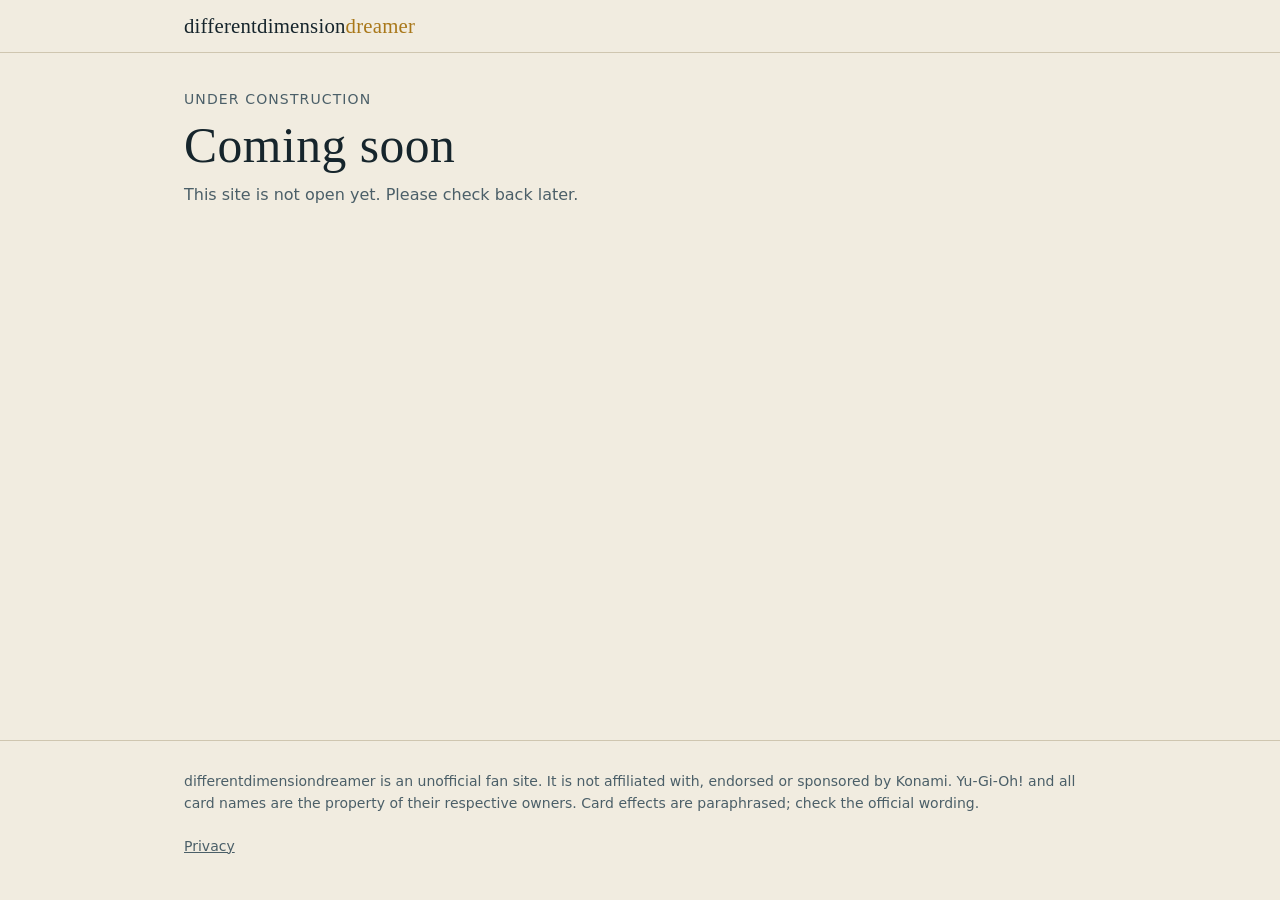
<file: index.html>
<!doctype html>
<html lang="en">
<head>
  <meta charset="utf-8">
  <meta name="viewport" content="width=device-width, initial-scale=1">
  <title>Coming soon – differentdimensiondreamer</title>
  <meta name="description" content="This site is under construction and will be back soon.">
  <meta name="robots" content="noindex, nofollow">
  <link rel="stylesheet" href="/assets/css/style.css">
  <script src="/assets/js/theme.js"></script>
</head>
<body>
  <header class="site-head"><div class="wrap">
    <span class="brand">differentdimension<span>dreamer</span></span>
  </div></header>

  <header class="page-head wrap">
    <p class="eyebrow">Under construction</p>
    <h1>Coming soon</h1>
    <p class="sub">This site is not open yet. Please check back later.</p>
  </header>
  <main id="main" class="wrap"></main>

  <footer class="site-foot"><div class="wrap">
    <p>differentdimensiondreamer is an unofficial fan site. It is not affiliated with, endorsed or sponsored by Konami. Yu-Gi-Oh! and all card names are the property of their respective owners. Card effects are paraphrased; check the official wording.</p>
    <p class="foot-links"><a href="/privacy.html">Privacy</a></p>
  </div></footer>
</body>
</html>
</file>
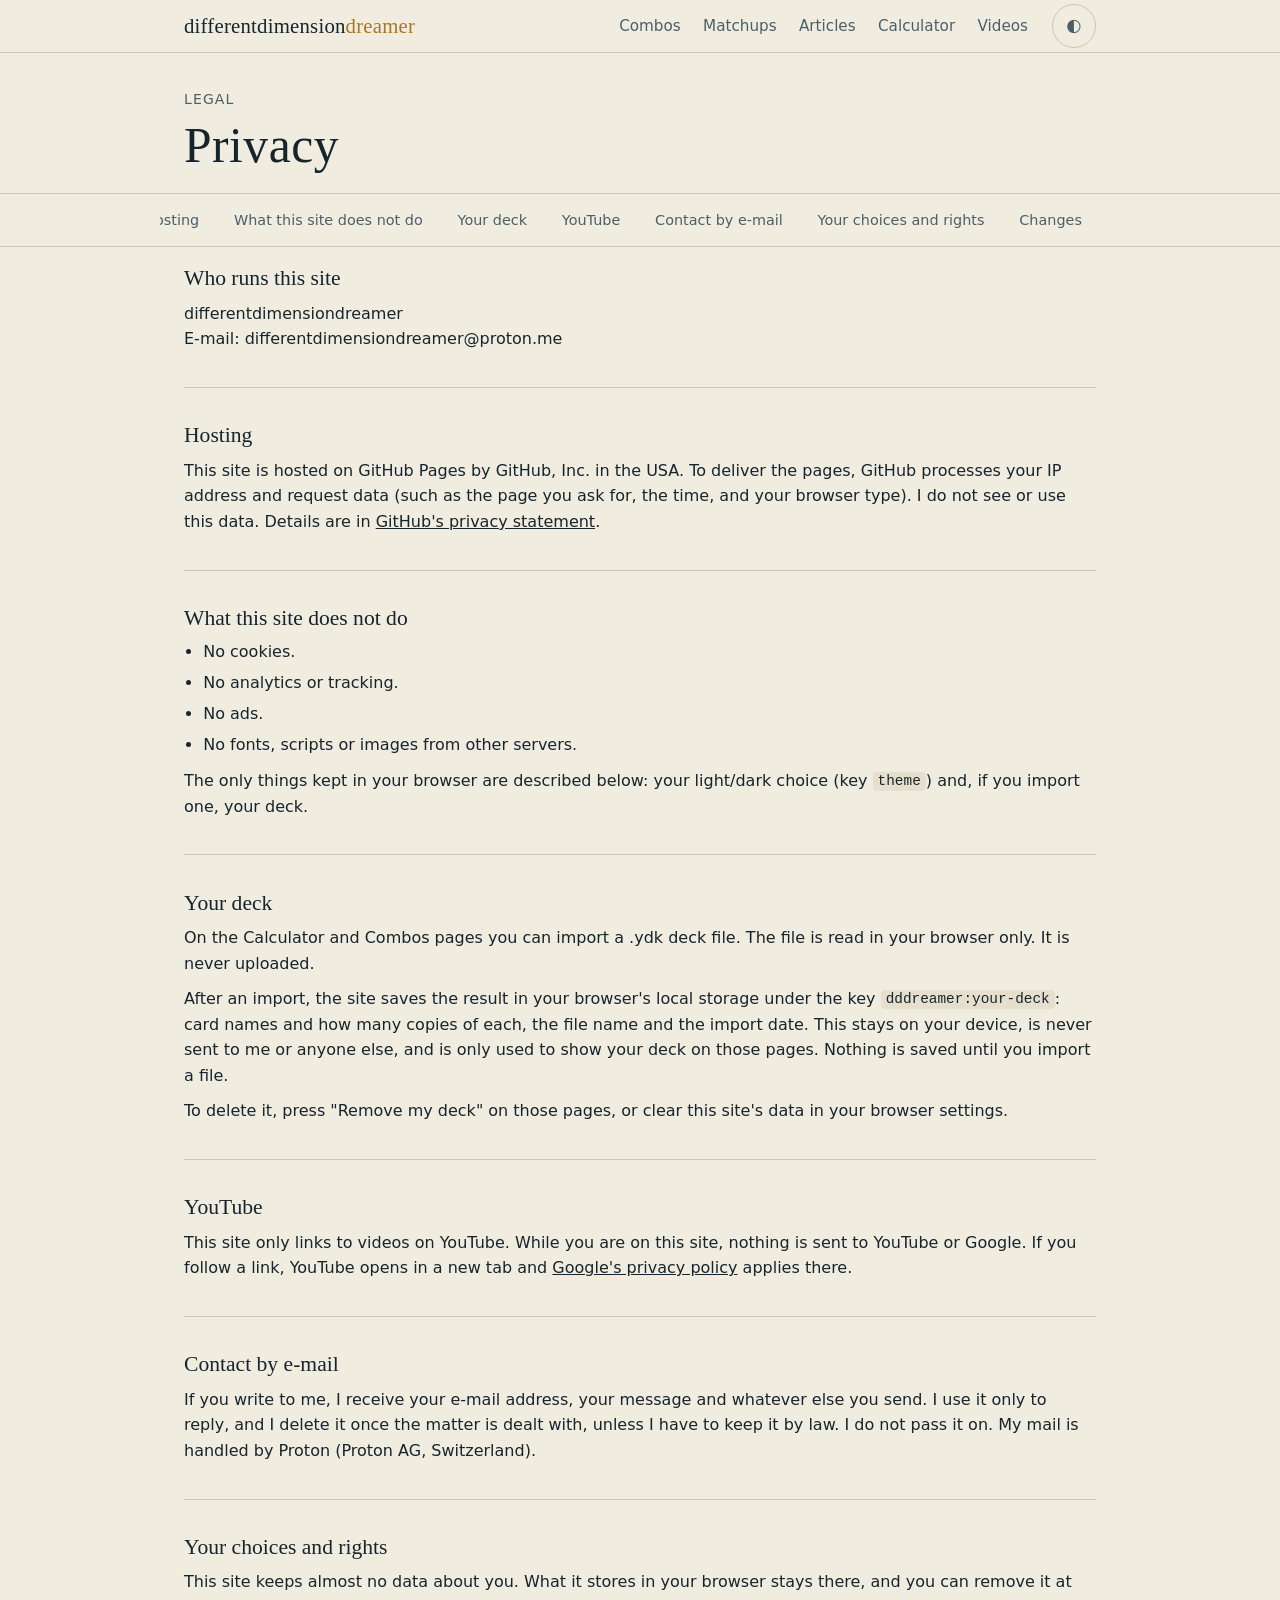
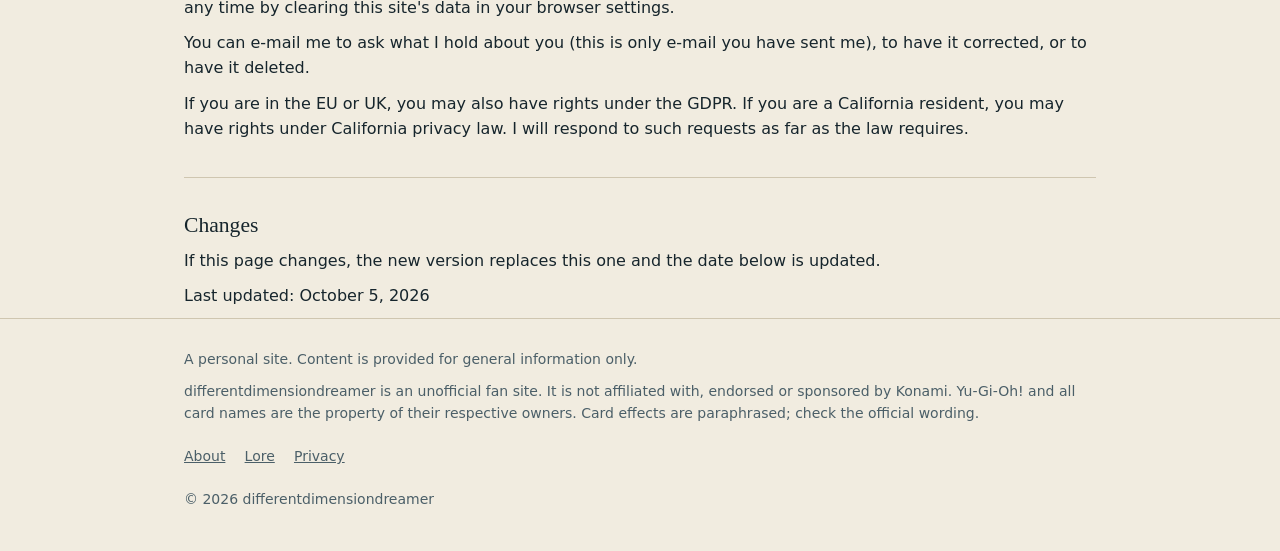
<file: privacy.html>
<!doctype html>
<html lang="en">
<head>
  <meta charset="utf-8">
  <meta name="viewport" content="width=device-width, initial-scale=1">
  <title>Privacy – differentdimensiondreamer</title>
  <meta name="description" content="What this site does and does not do with your data.">
  <link rel="stylesheet" href="assets/css/style.css">
  <script src="assets/js/theme.js"></script>
  <script src="data/ui-text.js" defer></script>
  <script src="assets/js/components.js" defer></script>
</head>
<body>
  <site-header></site-header>

  <header class="page-head wrap">
    <p class="eyebrow">Legal</p>
    <h1>Privacy</h1>
  </header>

  <main id="main" class="prose wrap legal" data-toc>
    <h2 id="operator">Who runs this site</h2>
    <p>differentdimensiondreamer<br>E-mail: differentdimensiondreamer@proton.me</p>

    <h2 id="hosting">Hosting</h2>
    <p>This site is hosted on GitHub Pages by GitHub, Inc. in the USA. To deliver the pages, GitHub processes your IP address and request data (such as the page you ask for, the time, and your browser type). I do not see or use this data. Details are in <a href="https://docs.github.com/en/site-policy/privacy-policies/github-general-privacy-statement">GitHub's privacy statement</a>.</p>

    <h2 id="not-used">What this site does not do</h2>
    <ul>
      <li>No cookies.</li>
      <li>No analytics or tracking.</li>
      <li>No ads.</li>
      <li>No fonts, scripts or images from other servers.</li>
    </ul>
    <p>The only things kept in your browser are described below: your light/dark choice (key <code>theme</code>) and, if you import one, your deck.</p>

    <h2 id="your-deck">Your deck</h2>
    <p>On the Calculator and Combos pages you can import a .ydk deck file. The file is read in your browser only. It is never uploaded.</p>
    <p>After an import, the site saves the result in your browser's local storage under the key <code>dddreamer:your-deck</code>: card names and how many copies of each, the file name and the import date. This stays on your device, is never sent to me or anyone else, and is only used to show your deck on those pages. Nothing is saved until you import a file.</p>
    <p>To delete it, press "Remove my deck" on those pages, or clear this site's data in your browser settings.</p>

    <h2 id="youtube">YouTube</h2>
    <p>This site only links to videos on YouTube. While you are on this site, nothing is sent to YouTube or Google. If you follow a link, YouTube opens in a new tab and <a href="https://policies.google.com/privacy">Google's privacy policy</a> applies there.</p>

    <h2 id="contact">Contact by e-mail</h2>
    <p>If you write to me, I receive your e-mail address, your message and whatever else you send. I use it only to reply, and I delete it once the matter is dealt with, unless I have to keep it by law. I do not pass it on. My mail is handled by Proton (Proton AG, Switzerland).</p>

    <h2 id="choices">Your choices and rights</h2>
    <p>This site keeps almost no data about you. What it stores in your browser stays there, and you can remove it at any time by clearing this site's data in your browser settings.</p>
    <p>You can e-mail me to ask what I hold about you (this is only e-mail you have sent me), to have it corrected, or to have it deleted.</p>
    <p>If you are in the EU or UK, you may also have rights under the GDPR. If you are a California resident, you may have rights under California privacy law. I will respond to such requests as far as the law requires.</p>

    <h2 id="changes">Changes</h2>
    <p>If this page changes, the new version replaces this one and the date below is updated.</p>
    <p>Last updated: October 5, 2026</p>
  </main>

  <site-footer></site-footer>
</body>
</html>
</file>
<file: assets/css/style.css>
/* ==========================================================================
   Site stylesheet – the only CSS file. Colours/fonts are set in :root below.
   Mobile-first: base rules are for small screens; media queries add the
   tablet (48em = 768px) and wider layouts.
   Sections (search for the "----" comments): Design tokens, Base, Header & navigation, Footer, Page head, Sticky pill
   table of contents, Prose, Tiles, Videos, Forms & deck calculator, Pilot helpers (Hand Finder, pick
   tiles, "Your deck"), Combos page (switch + header, tabs, hand/combo tiles + rating, stat sheet, Guide), Matchups page
   (VS banner, ratio, engine dropdown, empty state, Cheat sheet, Going 1st, Going 2nd),
   Post navigation / misc, Larger screens.
   ========================================================================== */

/* ---- Design tokens ------------------------------------------------------ */
:root {
  --mat: #f1ece0;        /* page background */
  --mat-2: #e6dfce;      /* raised/hover background */
  --panel: #fffdf8;      /* cards, panels */
  --ink: #16252c;        /* main text */
  --ink-soft: #4b5f68;   /* secondary text */
  --rule: #cfc6b0;       /* borders */
  --rule-strong: #857c69; /* borders of inputs and outlined buttons */
  --accent: #a9781a;     /* gold accent */
  --accent-fill: #25598f; /* primary button background (white text) */
  --crimson: #b0213f;    /* second brand colour, text and lines */
  --crimson-fill: #b0213f; /* second brand colour, filled areas (white text) */
  --cyan: #0e7c86;       /* small highlights, focus rings */
  --red: #c0392f;
  --green: #1a6e54;      /* AA as text: 5.2:1 on --mat, 4.7:1 on --mat-2, 6.1:1 on --panel, 5.2:1 on --hint */
  --blue: #25598f;
  --violet: #5b4a91;
  --hint: #f6ebd0;        /* help hints: warm gold tint, distinct from inputs */
  --card: #7a5200;        /* card names in running text; AA (>= 5.2:1) on --mat, --mat-2 and --panel */
  --score-good: #1f7a5e;  /* result > 90% */
  --score-ok: #8a6200;    /* result 80-90% */
  --score-bad: #b3261e;   /* result < 80% */
  --open-fill: #7a5200;   /* "Open line" button background (white text, >= 6.9:1) */
  --accent-text: #7a5200; /* --accent as text (your values in the Cheat sheet pentagon); AA: 6.8:1 on --panel, 5.9:1 on --mat, 5.2:1 on --mat-2 (--accent itself is 3.8:1 / 3.3:1) */

  --card-monster: #86572a;  /* card names by type in running text; each AA (>= 4.6:1) on --mat, --mat-2 and --panel */
  --card-spell: #0b6c68;
  --card-trap: #9e4068;

  --type-monster: #8a5a2b;  /* Hand Finder tile edge by card type; each >= 3:1 on the page and panel */
  --type-spell: #0e8f8a;
  --type-trap: #bc5a84;

  --radius: 6px;         /* corners of inputs, buttons, boxes */
  --tap: 2.75rem;        /* minimum touch target: 44px */

  /* System fonts only: nothing is loaded from third parties (privacy). */
  --serif: "Iowan Old Style", "Palatino Linotype", Palatino, "Book Antiqua", Georgia, serif;
  --sans: system-ui, -apple-system, "Segoe UI", Roboto, "Helvetica Neue", Arial, sans-serif;
  --mono: ui-monospace, "SF Mono", Menlo, Consolas, monospace;
}

/* Dark: follows the system unless the visitor picked a theme with the toggle. */
:root[data-theme="dark"] {
  --mat: #0d0b16;  --mat-2: #15122a;  --panel: #1a1730;
  --ink: #eceaf6;  --ink-soft: #aba5c6;
  --rule: #342e55;  --rule-strong: #6b6396;
  --accent: #7b9cff;  --accent-fill: #3a5bd9;
  --crimson: #ff4f7b;  --crimson-fill: #c8204e;
  --cyan: #4fe3e0;
  --red: #e8654f;  --green: #4ec79b;  --blue: #7b9cff;  --violet: #b79cff;
  --score-good: #4ec79b;  --score-ok: #f0c14b;  --score-bad: #ff8a78;
  --hint: #241d3d;
  --open-fill: var(--accent-fill);
  --accent-text: var(--accent);  /* 6.7:1 on --panel, 7.5:1 on --mat, 7.0:1 on --mat-2 */
  --card: #7b9cff;        /* AA (>= 6.6:1) on the dark --mat, --mat-2 and --panel */
  --type-monster: #c48a4f;  --type-spell: #3fcfc4;  --type-trap: #d9779f;
  --card-monster: var(--type-monster);  --card-spell: var(--type-spell);  --card-trap: var(--type-trap);  /* AA (>= 5.9:1) */
  color-scheme: dark;
}
@media (prefers-color-scheme: dark) {
  :root:not([data-theme="light"]) {
    --mat: #0d0b16;  --mat-2: #15122a;  --panel: #1a1730;
    --ink: #eceaf6;  --ink-soft: #aba5c6;
    --rule: #342e55;  --rule-strong: #6b6396;
    --accent: #7b9cff;  --accent-fill: #3a5bd9;
    --crimson: #ff4f7b;  --crimson-fill: #c8204e;
    --cyan: #4fe3e0;
    --red: #e8654f;  --green: #4ec79b;  --blue: #7b9cff;  --violet: #b79cff;
    --score-good: #4ec79b;  --score-ok: #f0c14b;  --score-bad: #ff8a78;
    --hint: #241d3d;
    --open-fill: var(--accent-fill);
    --accent-text: var(--accent);  /* 6.7:1 on --panel, 7.5:1 on --mat, 7.0:1 on --mat-2 */
    --card: #7b9cff;
    --type-monster: #c48a4f;  --type-spell: #3fcfc4;  --type-trap: #d9779f;
    --card-monster: var(--type-monster);  --card-spell: var(--type-spell);  --card-trap: var(--type-trap);  /* AA (>= 5.9:1) */
    color-scheme: dark;
  }
}

/* ---- Base --------------------------------------------------------------- */
* { box-sizing: border-box; }
html {
  scroll-behavior: smooth;
  scroll-padding-top: 4.75rem;       /* clears the sticky table of contents */
  -webkit-text-size-adjust: 100%;
  text-size-adjust: 100%;
}
body {
  margin: 0;
  min-height: 100dvh;
  display: flex;
  flex-direction: column;
  background: var(--mat);
  color: var(--ink);
  font: 1rem/1.6 var(--sans);        /* 16px */
  overflow-wrap: break-word;         /* long words, names and URLs wrap */
}
site-header, site-footer, post-list, video-list, video-embed { display: block; }
img, iframe, video, svg { max-width: 100%; }
h1, h2, h3 { font-family: var(--serif); font-weight: 400; line-height: 1.15; margin: 0; }
h1 { font-size: clamp(2rem, 8vw, 3.1rem); letter-spacing: 0.01em; }
h2 { font-size: clamp(1.5rem, 5vw, 2rem); }
h3 { font-size: 1.15rem; margin-bottom: 0.3rem; }
p { margin: 0.6rem 0; }
a { color: inherit; }
a:hover { color: var(--accent); }
ul, ol { margin: 0.5rem 0; padding-left: 1.2rem; }
li { margin: 0.35rem 0; }
code {
  font-size: 0.9em; background: var(--mat-2); padding: 0.1em 0.35em; border-radius: 4px;
  overflow-wrap: anywhere;
}
blockquote { margin: 1rem 0; padding: 0.2rem 1rem; border-left: 3px solid var(--accent); color: var(--ink-soft); }
:focus-visible { outline: 2px solid var(--cyan); outline-offset: 2px; }
html[lang="de"] .prose { hyphens: auto; }

/* Secondary text (labels, meta lines, notes) is never below 14px. */
.note { color: var(--ink-soft); font-size: 0.875rem; }
.guide-more { color: var(--ink-soft); margin-top: 1.5rem; }

.wrap { width: 100%; max-width: 60rem; margin: 0 auto; padding: 0 1rem; }

.skip-link {
  position: absolute; left: 0.5rem; top: -5rem; z-index: 50;
  background: var(--panel); border: 1px solid var(--accent); padding: 0.6rem 0.9rem; border-radius: var(--radius);
}
.skip-link:focus { top: 0.5rem; }

/* ---- Header & navigation ------------------------------------------------ */
/* Mobile: brand + theme button + menu button; links open below as a list. */
.site-head { border-bottom: 1px solid var(--rule); }
.site-head .wrap {
  display: flex; flex-wrap: wrap; align-items: center; justify-content: space-between;
  column-gap: 0.5rem; padding-top: 0.25rem; padding-bottom: 0.25rem;
}
.brand {
  order: 1; display: inline-flex; align-items: center; min-height: var(--tap);
  font-family: var(--serif); font-size: 1.05rem; letter-spacing: 0.01em;
  text-decoration: none; overflow-wrap: anywhere;
}
.brand span { color: var(--accent); }
.head-controls { order: 2; display: flex; align-items: center; gap: 0.4rem; }
.theme-toggle, .nav-toggle {
  display: inline-flex; align-items: center; justify-content: center;
  width: var(--tap); height: var(--tap); padding: 0; cursor: pointer;
  font: inherit; font-size: 1.1rem; line-height: 1;
  background: none; color: var(--ink-soft);
  border: 1px solid var(--rule); border-radius: 999px;
}
.theme-toggle:hover, .nav-toggle:hover { color: var(--ink); border-color: var(--accent); }
.nav-toggle[aria-expanded="true"] { color: var(--ink); border-color: var(--accent); background: var(--mat-2); }
.burger {                                    /* three-line menu icon */
  display: block; width: 1.15rem; height: 2px; background: currentColor;
  box-shadow: 0 -6px 0 currentColor, 0 6px 0 currentColor;
}

.site-nav {
  order: 3; flex: 1 0 100%; display: none; flex-direction: column;
  padding: 0.25rem 0 0.6rem; border-top: 1px solid var(--rule); font-size: 1.05rem;
}
.site-nav.open { display: flex; }
.site-nav a {
  display: flex; align-items: center; min-height: var(--tap);
  padding: 0 0.6rem; border-left: 3px solid transparent;
  color: var(--ink-soft); text-decoration: none;
}
.site-nav a:hover { color: var(--ink); }
.site-nav a[aria-current="page"] { color: var(--ink); border-left-color: var(--accent); background: var(--mat-2); }

@media (min-width: 30em) {
  .brand { font-size: 1.3rem; }
}
@media (min-width: 48em) {
  /* Tablet and up: links in one row, no menu button. */
  .site-head .wrap { flex-wrap: nowrap; column-gap: 1rem; }
  .nav-toggle { display: none; }
  .brand { order: 1; margin-right: auto; white-space: nowrap; }
  .site-nav {
    order: 2; flex: 0 0 auto; display: flex; flex-direction: row; align-items: center;
    gap: 0.4rem; padding: 0; border: 0; font-size: 0.95rem;
  }
  .site-nav a { padding: 0 0.5rem; border-left: 0; background: none; }
  .site-nav a[aria-current="page"] {
    background: none; text-decoration: underline; text-decoration-color: var(--accent);
    text-decoration-thickness: 2px; text-underline-offset: 0.4em;
  }
  .head-controls { order: 3; }
}

/* ---- Footer ------------------------------------------------------------- */
.site-foot {
  margin-top: auto; border-top: 1px solid var(--rule);
  color: var(--ink-soft); font-size: 0.875rem; padding: 1.2rem 0 2rem;
}
.site-foot .foot-links { display: flex; flex-wrap: wrap; column-gap: 1.2rem; margin: 0; }
.site-foot .foot-links a { display: inline-flex; align-items: center; min-height: var(--tap); }
body > :has(+ site-footer) { margin-bottom: 2rem; }

/* ---- Page head ---------------------------------------------------------- */
.page-head { padding-top: 1.6rem; padding-bottom: 1rem; }
.eyebrow {
  margin: 0 0 0.4rem; font-size: 0.875rem; letter-spacing: 0.08em;
  text-transform: uppercase; color: var(--ink-soft);
}
.eyebrow a { text-decoration: none; display: inline-block; padding: 0.4rem 0; }
.page-head.compact { padding-bottom: 0; }
.page-head.compact h1 {
  font-family: var(--sans); font-size: 0.875rem; font-weight: 400; line-height: 1.4;
  letter-spacing: 0.08em; text-transform: uppercase; color: var(--ink-soft);
}
.page-head.compact + .prose { padding-top: 0.6rem; }
.page-head .sub { color: var(--ink-soft); margin-top: 0.5rem; }
.page-head .meta { color: var(--ink-soft); font-size: 0.875rem; margin-top: 0.8rem; }

/* ---- Sticky pill table of contents (built by components.js) ------------- */
.toc {
  position: sticky; top: 0; z-index: 20;
  background: var(--mat);
  border-top: 1px solid var(--rule); border-bottom: 1px solid var(--rule);
}
.toc .inner {
  display: flex; gap: 0.35rem; max-width: 60rem; margin: 0 auto; padding: 0.25rem 1rem;
  overflow-x: auto; overscroll-behavior-x: contain;
}
.toc a {
  flex: 0 0 auto; display: inline-flex; align-items: center; min-height: var(--tap);
  white-space: nowrap; text-decoration: none;
  color: var(--ink-soft); font-size: 0.9rem;
  padding: 0 0.85rem; border: 1px solid transparent; border-radius: 999px;
}
.toc a:hover { color: var(--ink); border-color: var(--rule); }
.toc a.on { color: var(--ink); border-color: var(--accent); background: var(--mat-2); }

/* ---- Prose (main content) ----------------------------------------------- */
.prose { padding-top: 1rem; padding-bottom: 2rem; }
.prose > h2, .prose > .build > h2, .prose > .matchup > h2 { margin: 2rem 0 0.15rem; padding-top: 2rem; border-top: 1px solid var(--rule); }
.prose > h2:first-child { margin-top: 0; padding-top: 0; border-top: 0; }
.prose > h3, .prose > .build > h3, .prose > .matchup > h3 { margin-top: 1.4rem; }

.scroller { overflow-x: auto; }
.prose table { width: 100%; border-collapse: collapse; margin: 0.8rem 0; font-size: 1rem; }
.prose th, .prose td {
  text-align: left; vertical-align: top; padding: 0.5rem 0.4rem;
  border-bottom: 1px solid var(--rule); overflow-wrap: anywhere;
}
.prose th { color: var(--ink-soft); font-size: 0.875rem; font-weight: 500; }

/* Panel: framed box with an accent top edge */
.panel {
  background: var(--panel); border: 1px solid var(--rule); border-top: 2px solid var(--accent);
  border-radius: 8px; padding: 0.9rem 1rem; margin: 1rem 0;
}
.panel > :first-child { margin-top: 0; }
.panel > :last-child { margin-bottom: 0; }

/* Numbered steps */
.steps { counter-reset: step; }
.step { display: flex; gap: 0.9rem; margin: 0.9rem 0; }
.step::before {
  counter-increment: step; content: counter(step);
  flex: 0 0 2rem; height: 2rem; border-radius: 50%;
  display: grid; place-items: center;
  font-family: var(--serif); color: var(--accent); border: 1px solid var(--accent);
}
.step > div { min-width: 0; }
.step > div > :first-child { margin-top: 0; }

.grid2 { display: grid; grid-template-columns: 1fr; gap: 0.8rem; }
@media (min-width: 40em) { .grid2 { grid-template-columns: repeat(2, minmax(0, 1fr)); gap: 1rem; } }

/* Collapsible sections */
details { border-top: 1px solid var(--rule); }
details:last-of-type { border-bottom: 1px solid var(--rule); }
summary { cursor: pointer; color: var(--ink-soft); font-size: 1rem; padding: 0.65rem 0; overflow-wrap: anywhere; }
summary:hover, details[open] summary { color: var(--ink); }
details > :not(summary) { margin-left: 0.2rem; }

/* Combo body: the steps of a combo (the tile around it is in "Combos page" below) */
.combo-body { padding: 0 0 0.8rem 0.2rem; }
.combo-body > :first-child { margin-top: 0; }
.combo-body ol { padding-left: 1.4rem; }
.combo-body h4 { margin: 1rem 0 0.3rem; font-size: 1rem; }

/* Matchup: one collapsible entry of the generated list on matchups.html (the no-JavaScript fallback; summary = opponent name) */
.matchup { border-bottom: 1px solid var(--rule); }
.matchup + .matchup { border-top: 0; }
.matchup summary { min-height: var(--tap); color: var(--ink); }
.matchup summary h2 { display: inline; margin: 0; padding: 0; border: 0; font-size: 1rem; font-weight: 600; }
.matchup[open] { padding-bottom: 0.8rem; }

/* Standalone links that need a comfortable tap area */
.more-link, .post-nav a { display: inline-flex; align-items: center; min-height: var(--tap); }

/* ---- Tiles (post list, link cards) -------------------------------------- */
.tiles { display: grid; gap: 0.7rem; margin: 1rem 0; padding: 0; list-style: none; }
.tile {
  display: block; text-decoration: none; margin: 0;
  background: var(--panel); border: 1px solid var(--rule);
  border-left: 3px solid var(--tile-color, var(--accent));
  border-radius: var(--radius); padding: 0.8rem 1rem; min-height: var(--tap);
}
.tile:hover { border-color: var(--tile-color, var(--accent)); color: inherit; }
.tile .tile-title { display: block; font-family: var(--serif); font-size: 1.2rem; line-height: 1.25; }
.tile .tile-meta { display: block; margin-bottom: 0.15rem; font-size: 0.875rem; color: var(--ink-soft); letter-spacing: 0.04em; text-transform: uppercase; }
.tile .tile-text { display: block; margin-top: 0.3rem; color: var(--ink-soft); font-size: 1rem; }
.tile[data-tone="1"] { --tile-color: var(--red); }
.tile[data-tone="2"] { --tile-color: var(--green); }
.tile[data-tone="3"] { --tile-color: var(--blue); }
.tile[data-tone="4"] { --tile-color: var(--violet); }

/* Filter chips (tag filter on the Articles page) */
.chips { display: flex; flex-wrap: wrap; gap: 0.5rem; margin: 0.6rem 0; }
.chip {
  font: inherit; font-size: 0.95rem; cursor: pointer; min-height: var(--tap); padding: 0 1rem;
  background: none; color: var(--ink-soft);
  border: 1px solid var(--rule); border-radius: 999px;
}
.chip:hover { color: var(--ink); }
.chip[aria-pressed="true"] { color: var(--ink); border-color: var(--accent); background: var(--mat-2); }

/* ---- Videos (links to YouTube) --------------------------------------------- */
.videos { display: grid; grid-template-columns: repeat(auto-fill, minmax(min(100%, 18rem), 1fr)); gap: 1.2rem; margin: 1rem 0; }
.video { background: var(--panel); border: 1px solid var(--rule); border-radius: 8px; overflow: hidden; min-width: 0; }
.video-link { display: block; min-height: var(--tap); padding: 0.9rem; text-decoration: none; color: inherit; }
.video-link:hover .video-link-title { text-decoration: underline; }
.video-link-title { display: block; font-size: 1.1rem; font-weight: 700; overflow-wrap: anywhere; }
.video-link-note { display: block; margin-top: 0.2rem; font-size: 0.875rem; color: var(--ink-soft); }
.video-body { padding: 0 0.9rem 0.9rem; }
.video-body p { margin: 0.3rem 0 0; color: var(--ink-soft); font-size: 1rem; }

/* ---- Forms & deck calculator -------------------------------------------- */
/* Mobile: everything stacked in one column. */
.calc-form { display: grid; gap: 1rem; }
.calc-row { display: grid; grid-template-columns: minmax(0, 1fr); gap: 1rem; }
.calc-form label { display: block; font-size: 1rem; color: var(--ink-soft); margin-bottom: 0.3rem; }
.calc-form input, .calc-form select, .calc-form textarea {
  display: block; width: 100%; min-height: var(--tap);
  font: inherit; font-size: 1rem;            /* 16px: stops iOS zooming in on focus */
  color: var(--ink); background: var(--panel);
  border: 1px solid var(--rule-strong); border-radius: var(--radius); padding: 0.55rem 0.7rem;
}
.calc-form textarea { font-family: var(--mono); line-height: 1.45; min-height: 12rem; resize: vertical; }
.calc-form input:focus, .calc-form select:focus, .calc-form textarea:focus { outline: 2px solid var(--cyan); outline-offset: 1px; }
.calc-extra, .calc-breakdown details { border-bottom: 1px solid var(--rule); }
.calc-breakdown:empty { display: none; }
.recog-list, .recog-list ul { margin: 0; padding-left: 1.2rem; }
.recog-list { margin: 0.2rem 0 0.8rem; }
.recog-list li { margin: 0.3rem 0; overflow-wrap: anywhere; }
.recog-names { display: block; color: var(--ink-soft); font-size: 0.875rem; }
.stat-list { list-style: none; padding: 0; margin: 0 0 0.8rem; }
.stat-list li { margin: 0.3rem 0; }
.calc-extra summary { min-height: var(--tap); }
.calc-extra textarea { min-height: 8rem; }
.calc-form .note { margin: 0.4rem 0 0; }
.calc-form #calc-reset { margin-top: 0.6rem; }
.calc-import { display: flex; flex-wrap: wrap; align-items: center; gap: 0.4rem 0.8rem; margin: 0.6rem 0; }
.calc-import .note { margin: 0; }
.calc-form #calc-import-msg { margin: 0 0 0.6rem; }   /* same gap above and below the status message */
.calc-form textarea.calc-drop { outline: 2px dashed var(--accent); outline-offset: 1px; }
.calc-actions { display: flex; flex-direction: column; gap: 0.7rem; }
.calc-actions progress { width: 100%; height: 0.7rem; accent-color: var(--accent); }
.btn {
  display: inline-flex; align-items: center; justify-content: center;
  min-height: 3rem; padding: 0 1.4rem; width: 100%;
  font: inherit; font-size: 1rem; cursor: pointer; color: #fff; background: var(--accent-fill);
  border: 1px solid var(--accent-fill); border-radius: var(--radius);
}
.btn:hover:not(:disabled) { border-color: var(--ink); }
.btn:disabled { opacity: 0.5; cursor: default; }
.btn.secondary { border-color: var(--rule-strong); color: var(--ink-soft); background: var(--mat-2); }
.btn.secondary:hover:not(:disabled) { background: var(--mat-2); color: var(--ink); border-color: var(--ink-soft); }
.calc-error { color: var(--red); border: 1px solid var(--red); border-radius: var(--radius); padding: 0.7rem 0.9rem; margin: 0; }
.result-label { margin: 0; color: var(--ink-soft); font-size: 0.875rem; letter-spacing: 0.06em; text-transform: uppercase; }
.result-big { margin: 0.1rem 0 0.3rem; font-family: var(--serif); font-size: clamp(2.4rem, 12vw, 3.6rem); line-height: 1.1; color: var(--accent); }
.result-big.good { color: var(--score-good); }
.result-big.ok { color: var(--score-ok); }
.result-big.bad { color: var(--score-bad); }
.result-verdict { margin: 0 0 0.4rem; font-weight: 600; }
.result-verdict.good { color: var(--score-good); }
.result-verdict.ok { color: var(--score-ok); }
.result-verdict.bad { color: var(--score-bad); }
/* Label row with an ⓘ help toggle: the 44px tap area is invisible and does not make the row taller */
.label-row { display: flex; align-items: center; justify-content: space-between; gap: 0.5rem; margin-bottom: 0.3rem; }
.calc-form .label-row label { flex: 1 1 auto; min-width: 0; margin: 0; }
.info-btn, .calc-help-close {
  flex: none; width: var(--tap); height: var(--tap); padding: 0; cursor: pointer;
  display: inline-flex; align-items: center; justify-content: center;
  background: none; border: 0; border-radius: var(--radius); color: var(--ink-soft); font: inherit; font-size: 1.3rem; line-height: 1;
}
.info-btn { margin: calc((1.6rem - var(--tap)) / 2) 0; }
.info-btn:hover, .calc-help-close:hover { color: var(--ink); }
.info-btn[aria-expanded="true"] { color: var(--accent); }
/* Compact hint under a label: "You write -> It means" */
.calc-hint { position: relative; background: var(--hint); border: 1px solid var(--rule); border-left: 3px solid var(--accent); border-radius: var(--radius); padding: 0.4rem 0.9rem 0.7rem; margin-bottom: 0.6rem; }
.calc-hint[hidden] { display: none; }
.calc-hint table { width: 100%; border-collapse: collapse; margin: 0 0 0.4rem; font-size: 0.9375rem; }
.calc-hint th, .calc-hint td { text-align: left; vertical-align: top; padding: 0.35rem 0.4rem 0.35rem 0; border-bottom: 1px solid var(--rule); overflow-wrap: anywhere; }
.calc-hint th { color: var(--ink-soft); font-size: 0.875rem; font-weight: 500; }
.calc-hint th:first-child { padding-right: 3.2rem; }
.calc-hint td:first-child { width: 45%; }
.calc-hint .note { margin: 0.3rem 0 0; }
.calc-help-close { position: absolute; top: 0; right: 0; }
.result-table th, .result-table td { padding-left: 0.3rem; padding-right: 0.3rem; }

@media (min-width: 30em) {
  .calc-row { grid-template-columns: repeat(auto-fit, minmax(min(100%, 10rem), 1fr)); }
  .calc-actions { flex-direction: row; align-items: center; }
  .calc-actions progress { flex: 1 1 8rem; width: auto; }
  .btn { width: auto; }
}

/* ---- Pilot helpers: Hand Finder, pick tiles, "Your deck" (assets/js/pilot/) ------- */
.helper { background: var(--panel); border: 1px solid var(--rule); border-top: 2px solid var(--accent); border-radius: 8px; padding: 0.9rem 1rem; margin: 0 0 1.5rem; }
.helper h2 { margin: 0 0 0.4rem; }
.helper-label, .facts dt { display: block; margin: 0.8rem 0 0; font-size: 0.875rem; color: var(--ink-soft); letter-spacing: 0.04em; text-transform: uppercase; }
.helper details { margin-top: 0.6rem; }
@media (min-width: 48em) { .helper { padding: 1rem 1.2rem; } }

/* Pick tiles: toggle buttons for the cards of the Hand Finder */
.pick-grid { display: grid; gap: 0.5rem; margin: 0.5rem 0; }
.pick-grid { grid-template-columns: repeat(2, minmax(0, 1fr)); }
.pick {
  display: flex; flex-direction: column; justify-content: center; gap: 0.15rem; min-height: 3.5rem;
  padding: 0.5rem 0.7rem; text-align: left; font: inherit; color: var(--ink); cursor: pointer;
  background: var(--mat); border: 1px solid var(--rule-strong); border-radius: var(--radius);
}
.pick:hover { border-color: var(--ink-soft); }
.pick[aria-pressed="true"] {
  background: var(--mat-2); background: color-mix(in srgb, var(--accent) 20%, var(--panel));
  border-color: var(--accent); box-shadow: inset 0 0 0 1px var(--accent);
}
.pick-name { overflow-wrap: anywhere; }
.pick { position: relative; }
/* Hand Finder tiles by card type: the type is only the 4px left edge, the other sides stay neutral.
   Pendulum: brown top half, turquoise bottom half, drawn as a background under a transparent left border so the corners stay round. */
.pick[data-type] {
  --fill: var(--mat);
  border-left: 4px solid var(--edge, var(--rule-strong));
  padding-left: calc(0.7rem - 3px);
  background: var(--fill);
}
.pick[data-type][aria-pressed="true"] {
  --fill: var(--mat-2); --fill: color-mix(in srgb, var(--accent) 36%, var(--panel));
  border-color: var(--ink-soft); border-left-color: var(--edge, var(--rule-strong));
  box-shadow: inset 0 0 0 1px var(--ink-soft);
}
.pick[data-type="monster"] { --edge: var(--type-monster); }
.pick[data-type="spell"] { --edge: var(--type-spell); }
.pick[data-type="trap"] { --edge: var(--type-trap); }
.pick[data-type="pendulum"], .pick[data-type="pendulum"][aria-pressed="true"] { border-left-color: transparent; }
.pick[data-type="pendulum"] {
  background: linear-gradient(var(--fill), var(--fill)) padding-box,
    linear-gradient(var(--type-monster) 50%, var(--type-spell) 50%) border-box;
}
#hf-cards .pick-name { padding-right: 1.4rem; }
.pick-count { position: absolute; top: 0.3rem; right: 0.5rem; font-size: 0.875rem; font-weight: 700; }
@media (min-width: 48em) {
  .pick-grid { grid-template-columns: repeat(3, minmax(0, 1fr)); }
}
@media (min-width: 80em) { .pick-grid { grid-template-columns: repeat(4, minmax(0, 1fr)); } }

/* Matchups: one build's plan inside an opponent section */
.plan { margin: 1rem 0; padding: 0.2rem 0 0.2rem 0.9rem; border-left: 3px solid var(--accent); }
.plan h3 { margin-top: 0.4rem; }


.facts { margin: 0.6rem 0 0; }
.facts dd { margin: 0.2rem 0 0; overflow-wrap: anywhere; }
.facts dd > :first-child { margin-top: 0; }
.facts dd > :last-child { margin-bottom: 0; }
.facts ul { margin: 0.2rem 0; padding-left: 1.2rem; }

/* "Your deck": import button, summary line and report (Hand Finder, Deck Calculator) */
.deck-panel { margin: 0.6rem 0; }
.deck-summary { margin: 0.4rem 0; font-weight: 600; overflow-wrap: anywhere; }
.deck-report details { margin: 0.4rem 0; }
.deck-actions { display: flex; flex-wrap: wrap; align-items: flex-start; gap: 0.5rem 0.8rem; margin: 0.6rem 0 0; }
.deck-import { display: flex; flex-direction: column; align-items: flex-start; gap: 0.4rem; }
.deck-import .btn, .deck-actions > .btn { width: auto; min-height: var(--tap); }
.deck-import .note { margin: 0; }
.need { color: var(--score-bad); font-size: 0.875rem; overflow-wrap: anywhere; }
.line-card .need { margin: 0 0 0.3rem; }

/* Card names in running text (not colour alone: also a little bolder) */
.card { color: var(--card); font-weight: 600; }
.card[data-type="monster"], .card[data-type="pendulum"] { color: var(--card-monster); }
.card[data-type="spell"] { color: var(--card-spell); }
.card[data-type="trap"] { color: var(--card-trap); }

/* Hand line of the Hand Finder */
.hand-line { display: flex; flex-wrap: wrap; align-items: center; justify-content: space-between; gap: 0.5rem 1rem; margin: 0.6rem 0; }
.hand-line p { margin: 0; overflow-wrap: anywhere; }
.helper .hand-line .btn { width: auto; min-height: var(--tap); }
#hf-hint { margin: 0.6rem 0; color: var(--ink-soft); }
.line-card { margin: 0.6rem 0 0; padding: 0.7rem 0.9rem; background: var(--mat-2); border-left: 3px solid var(--accent); border-radius: var(--radius); }
.line-card > :first-child { margin-top: 0; }
.line-card .need { margin: 0 0 0.3rem; }

/* ==== Combos page (combos.html) ===========================================
   Order: build switch, build header, tab bar, then the tab panels. Sections below:
   switch + header, tabs, hand tiles + combo tile + rating, stat sheet, Guide (TL;DR cards, decklist tiles). */

/* ---- Combos page: build switch and build header ---- */
.sr-only { position: absolute; width: 1px; height: 1px; margin: -1px; padding: 0; overflow: hidden; clip: rect(0 0 0 0); white-space: nowrap; border: 0; }
.switch { display: flex; gap: 0.5rem; margin: 0.4rem 0; padding: 0.15rem 0 0.35rem; overflow-x: auto; overscroll-behavior-x: contain; }
.switch-btn {
  flex: 0 0 auto; min-height: var(--tap); max-width: 80%; padding: 0 1.1rem; font: inherit; font-size: 0.95rem; cursor: pointer;
  color: var(--ink); background: var(--panel); border: 1px solid var(--rule-strong); border-radius: 999px;
}
.switch-btn:hover { border-color: var(--ink-soft); }
.switch-btn[aria-pressed="true"] { color: var(--mat); background: var(--ink); border-color: var(--ink); }
.switch-name { display: block; overflow: hidden; text-overflow: ellipsis; white-space: nowrap; }
.build-head { margin: 0.9rem 0 0.4rem; }
.build-head h2 { margin: 0 0 0.4rem; padding: 0; border: 0; font-family: var(--serif); font-size: clamp(2rem, 8vw, 3.1rem); line-height: 1.15; letter-spacing: 0.01em; overflow-wrap: anywhere; }
.build-head h2 .placeholder { font-family: var(--sans); font-size: 0.875rem; font-weight: 400; vertical-align: middle; }
.build-head > p { margin: 0.4rem 0; }
.build-video a { display: inline-flex; align-items: center; min-height: var(--tap); }
.build-head .build-counts { color: var(--ink-soft); font-size: 0.9rem; }

/* ---- Combos page: tabs (one shared bar, sticky) ---- */
.tabs { position: sticky; top: 0; z-index: 20; margin: 0.6rem 0 0; background: var(--mat); border-bottom: 1px solid var(--rule); }
.tabs .inner { display: flex; gap: 0.2rem; overflow-x: auto; overscroll-behavior-x: contain; }
.tab {
  flex: 0 0 auto; min-height: var(--tap); padding: 0 1rem; font: inherit; cursor: pointer; white-space: nowrap;
  color: var(--ink-soft); background: none; border: 0; border-bottom: 3px solid transparent;
}
.tab:hover { color: var(--ink); }
.tab[aria-selected="true"] { color: var(--ink); font-weight: 600; border-bottom-color: var(--accent); }
.tab-count { margin-left: 0.15rem; padding: 0 0.45rem; font-size: 0.875rem; font-weight: 400; border: 1px solid var(--rule-strong); border-radius: 999px; }
.tab-panel { margin: 1rem 0; }
.tab-panel > h3 { margin: 2rem 0 0.4rem; font-family: var(--serif); font-size: 1.5rem; line-height: 1.2; }
.tab-panel > h3:first-child { margin-top: 0; }
.tab-panel.helper { padding: 0; background: none; border: 0; }
.build > .tab-panel + .tab-panel { margin-top: 2rem; }
.combo, .tab-panel h3 { scroll-margin-top: calc(var(--tap) + 1rem); }

/* ---- Combos page: hand tiles, combo tile, rating ---- */
.combo-grid { display: grid; grid-template-columns: minmax(0, 1fr); align-items: start; gap: 0.8rem; margin: 0.6rem 0 1.4rem; padding: 0; list-style: none; }
.combo, .combo-tile { min-width: 0; margin: 0; padding: 0.8rem 0.9rem; background: var(--panel); border: 1px solid var(--rule); border-radius: 8px; }
.combo-tile { display: flex; flex-direction: column; gap: 0.6rem; }
.combo summary { display: flex; flex-direction: column; gap: 0.6rem; min-height: var(--tap); padding: 0; list-style: none; color: var(--ink); }
.combo summary::-webkit-details-marker { display: none; }
.combo[open] summary { margin-bottom: 0.6rem; }
.combo[open] { grid-column: 1 / -1; }
.ct-hand { display: grid; grid-template-columns: repeat(auto-fit, minmax(8.5rem, 1fr)); gap: 0.5rem; }
.hand-tile { min-width: 0; cursor: default; justify-content: center; min-height: 3.25rem; }
.hand-tile:hover { border-color: var(--rule-strong); }
.hand-tile .pick-name { font-weight: 700; }
.hand-tile.has-count .pick-name { padding-right: 1.4rem; }
.ct-ends, .ct-alt { margin: 0; font-size: 0.9rem; color: var(--ink-soft); overflow-wrap: anywhere; }
.ct-ends { display: block; }
.ct-label { font-size: 0.875rem; letter-spacing: 0.06em; text-transform: uppercase; }
.end-card { color: var(--ink); }
.end-card::before { content: ""; display: inline-block; width: 0.6rem; height: 0.6rem; margin-right: 0.3rem; border-radius: 2px; background: var(--edge, var(--rule-strong)); }
.end-card[data-type="pendulum"]::before { background: linear-gradient(var(--type-monster) 50%, var(--type-spell) 50%); }
.ct-foot { display: flex; flex-wrap: wrap; align-items: center; gap: 0.4rem 0.8rem; }
.open-line {
  display: inline-flex; align-items: center; margin-left: auto; min-height: var(--tap); padding: 0 1.1rem;
  font: inherit; font-weight: 600; cursor: pointer; color: #fff; background: var(--open-fill); border: 0; border-radius: var(--radius);
}
.rating { --rate: var(--accent); display: inline-flex; align-items: center; gap: 0.5rem; }
.rating.over { --rate: var(--violet); }
.rating-text { font-size: 0.9rem; font-weight: 600; }
.rating.over .rating-text { color: var(--violet); }
.dots { display: inline-flex; gap: 0.2rem; }
.d { display: block; width: 0.8rem; height: 0.8rem; box-sizing: border-box; border: 2px solid var(--rate); border-radius: 50%; }
.d.full { background: var(--rate); }
.d.half { background: linear-gradient(90deg, var(--rate) 50%, transparent 50%); }
.dtile[data-type="monster"], .end-card[data-type="monster"] { --edge: var(--type-monster); }
.dtile[data-type="spell"], .end-card[data-type="spell"] { --edge: var(--type-spell); }
.dtile[data-type="trap"], .end-card[data-type="trap"] { --edge: var(--type-trap); }

/* ---- Combos page: interaction matrix (Matrix tab) ---- */
.mx-filter { display: flex; flex-wrap: wrap; align-items: baseline; gap: 0.3rem 0.6rem; margin: 0.8rem 0 0.4rem; }
.mx-label { font-weight: 600; }
.mx-pills { display: flex; flex-wrap: wrap; gap: 0.5rem; min-width: 0; }
.mx-pill { max-width: 100%; }
.mx-more {
  min-height: var(--tap); padding: 0 1rem; font: inherit; font-size: 0.95rem; cursor: pointer;
  color: var(--ink); background: none; border: 1px dashed var(--rule-strong); border-radius: 999px;
}
.mx-more:hover { border-color: var(--ink-soft); }
.mx-all { flex: 0 0 100%; padding: 0.6rem 0.8rem; background: var(--panel); border: 1px solid var(--rule); border-radius: 8px; }
.mx-kind { margin: 0.2rem 0 0.4rem; font-size: 0.875rem; letter-spacing: 0.06em; text-transform: uppercase; color: var(--ink-soft); }
.mx-acts { display: flex; flex-wrap: wrap; gap: 0.5rem; margin-top: 0.8rem; }
.mx-legend { display: flex; flex-wrap: wrap; gap: 0.2rem 1rem; margin: 0.4rem 0 0.6rem; padding: 0.5rem 0.8rem; font-size: 0.9rem; color: var(--ink); background: var(--panel); border: 1px solid var(--rule); border-radius: 8px; }
.mx-legend > span { white-space: nowrap; }
.mx-key { font-weight: 600; }
.mx-key.ok, .mx-btn.ok { color: var(--green); }
.mx-key.weak, .mx-btn.weak { color: var(--score-ok); }
.mx-key.stop, .mx-btn.stop { color: var(--crimson); }
.mx-swipe { margin: 0 0 0.4rem; font-size: 0.875rem; color: var(--ink-soft); }
.mx-scroll { max-width: 100%; overflow-x: auto; overscroll-behavior-x: contain; border: 1px solid var(--rule); border-radius: 8px; }
.mx-table { width: max-content; min-width: 100%; border-collapse: separate; border-spacing: 0; font-size: 0.95rem; }
.mx-table th, .mx-table td { padding: 0; border-bottom: 1px solid var(--rule); background: var(--panel); text-align: center; }
.mx-table thead th { padding: 0.5rem 0.6rem; font-weight: 600; background: var(--mat-2); }
.mx-table .mx-col { min-width: 5.5rem; overflow-wrap: normal; word-break: normal; hyphens: manual; }   /* wraps between words only; a column is never narrower than its longest word */
.mx-table .mx-line, .mx-table .mx-row {
  position: sticky; left: 0; z-index: 1; width: 9.5rem; max-width: 9.5rem; padding: 0.5rem 0.6rem; text-align: left;
  overflow-wrap: break-word; border-right: 1px solid var(--rule-strong);
}
.mx-table .mx-row { font-weight: 400; }
.mx-table .mx-hand { font-weight: 600; }
.mx-table .mx-main { color: var(--ink-soft); white-space: nowrap; }
.mx-table .mx-group th { text-align: left; background: var(--mat-2); }
.mx-gbtn {
  position: sticky; left: 0; min-height: var(--tap); padding: 0 0.6rem; font: inherit; font-weight: 600; cursor: pointer;
  color: var(--ink); background: none; border: 0;
}
.mx-btn { width: 100%; min-width: 4.5rem; min-height: var(--tap); padding: 0 0.4rem; font: inherit; font-weight: 700; cursor: pointer; background: none; border: 0; }
.mx-btn:hover { background: var(--mat-2); }
.mx-cell { vertical-align: middle; }
.mx-cell.none { color: var(--ink-soft); }
.mx-cell.none span { display: flex; align-items: center; justify-content: center; min-height: var(--tap); }
@media (min-width: 48em) {
  .mx-swipe { display: none; }
  .mx-table .mx-line, .mx-table .mx-row { width: 14rem; max-width: 14rem; }
}

/* ---- Combos page: stat sheet (Guide) ---- */
.stat-closest { margin: 0 0 0.6rem; font-weight: 600; }
.stat-body { display: grid; gap: 1rem; align-items: center; }
.pentagon { display: block; width: 100%; max-width: 22rem; height: auto; margin: 0 auto; }
.pent-ring { fill: none; stroke: var(--rule); stroke-width: 1; }
.pent-edge { fill: none; stroke: var(--rule-strong); stroke-width: 1; }
.pent-area { fill: var(--accent); fill-opacity: 0.25; stroke: var(--accent); stroke-width: 2; stroke-linejoin: round; }
.pent-dot { fill: var(--accent); }
.pent-dot.over { fill: var(--violet); }
.pent-label { fill: var(--ink); font: 16px var(--sans); }
.pent-value { fill: var(--ink); font: 700 16px var(--sans); }
.pent-value.over { fill: var(--violet); }
.stat-rows { margin: 0; padding: 0; list-style: none; }
.stat-row { display: grid; grid-template-columns: minmax(0, 1fr) auto auto; align-items: center; gap: 0.1rem 0.7rem; margin: 0; padding: 0.55rem 0; border-bottom: 1px solid var(--rule); }
.stat-name { font-weight: 600; overflow-wrap: anywhere; }
.stat-sub { display: block; font-size: 0.875rem; font-weight: 400; color: var(--ink-soft); }
.stat-val { min-width: 3.2rem; font-weight: 700; text-align: right; }
.stat-row.over .stat-val { color: var(--violet); }
.stat-note { grid-column: 1 / -1; margin: 0; font-size: 0.9rem; color: var(--ink-soft); overflow-wrap: anywhere; }
.stat-list dt { margin-top: 0.6rem; font-weight: 600; }
.stat-list dd { margin: 0; color: var(--ink-soft); }

/* ---- Combos page: Guide (TL;DR cards, decklist tiles) ---- */
.tldr { display: grid; gap: 0.6rem; margin: 0.6rem 0; padding: 0; list-style: none; }
.tldr li { margin: 0; padding: 0.7rem 0.8rem; background: var(--panel); border: 1px solid var(--rule); border-top: 2px solid var(--accent); border-radius: var(--radius); }
.dl-head { margin: 1.2rem 0 0.4rem; font-size: 1rem; }
.decklist-tiles { display: grid; grid-template-columns: repeat(2, minmax(0, 1fr)); gap: 0.35rem; margin: 0; padding: 0; list-style: none; }
.dtile {
  display: flex; gap: 0.3rem; margin: 0; padding: 0.35rem 0.5rem; font-size: 0.9rem; overflow-wrap: anywhere;
  background: var(--panel); border: 1px solid var(--rule); border-left: 4px solid var(--edge, var(--rule-strong)); border-radius: var(--radius);
}
.dtile[data-type="pendulum"] {
  border-left-color: transparent;
  background: linear-gradient(var(--panel), var(--panel)) padding-box, linear-gradient(var(--type-monster) 50%, var(--type-spell) 50%) border-box;
}
.dcount { flex: none; font-weight: 700; }
@media (min-width: 40em) { .tldr { grid-template-columns: repeat(3, minmax(0, 1fr)); } }
@media (min-width: 48em) {
  .decklist-tiles { grid-template-columns: repeat(3, minmax(0, 1fr)); }
  .combo-grid { grid-template-columns: repeat(2, minmax(0, 1fr)); }
  .stat-body { grid-template-columns: minmax(0, 22rem) minmax(0, 1fr); }
}

/* ---- Combos page: combo player (dialog opened by "Open line") ---- */
html.pl-open { overflow: hidden; }
.pl {
  width: 100%; max-width: 100%; height: 100dvh; max-height: 100dvh; margin: 0; padding: 0; overflow: hidden;
  color: var(--ink); background: var(--panel); border: 0;
}
.pl[open] { display: flex; flex-direction: column; }
.pl::backdrop { background: rgb(0 0 0 / 0.6); }
.pl-head { display: flex; align-items: flex-start; justify-content: space-between; gap: 0.5rem; padding: 0.4rem 0.4rem 0.4rem 1rem; border-bottom: 1px solid var(--rule); }
.pl-title { margin: 0.45rem 0; min-width: 0; font-family: var(--serif); font-size: 1.2rem; line-height: 1.3; overflow-wrap: anywhere; }
.pl-close {
  flex: none; width: var(--tap); height: var(--tap); padding: 0; font: inherit; font-size: 1.2rem; cursor: pointer;
  color: var(--ink); background: none; border: 1px solid var(--rule-strong); border-radius: var(--radius);
}
.pl-close:hover { border-color: var(--ink); }
.pl-controls { display: flex; flex-direction: column; gap: 0.6rem; padding: 0.7rem 1rem; border-bottom: 1px solid var(--rule); }
.pl-pick { display: flex; flex-direction: column; gap: 0.25rem; min-width: 0; }
.pl-pick label { font-weight: 600; }
.pl-pick select {
  display: block; width: 100%; min-width: 0; max-width: 100%; min-height: var(--tap); padding: 0 0.6rem; font: inherit; font-size: 1rem;
  color: var(--ink); background: var(--mat); border: 1px solid var(--rule-strong); border-radius: var(--radius); text-overflow: ellipsis;
}
.pl-none { margin: 0; color: var(--ink-soft); }
.pl-seg { display: grid; grid-template-columns: repeat(2, minmax(0, 1fr)); gap: 0.4rem; }
.pl-segbtn {
  min-height: var(--tap); padding: 0 0.6rem; font: inherit; font-size: 0.95rem; cursor: pointer;
  color: var(--ink); background: var(--panel); border: 1px solid var(--rule-strong); border-radius: 999px;
}
.pl-segbtn[aria-pressed="true"] { color: var(--mat); background: var(--ink); border-color: var(--ink); }
.pl-body { flex: 1 1 auto; min-height: 0; padding: 0.8rem 1rem 1rem; overflow-x: hidden; overflow-y: auto; overscroll-behavior: contain; }
.pl-note { margin: 0 0 0.8rem; padding: 0.6rem 0.8rem; background: var(--hint); border: 1px solid var(--rule); border-left: 3px solid var(--accent); border-radius: var(--radius); overflow-wrap: anywhere; }
.pl-members { margin: 0 0 0.8rem; font-size: 0.9rem; color: var(--ink-soft); overflow-wrap: anywhere; }
.pl-step, .pl-line { display: grid; grid-template-columns: 1.8rem minmax(0, 1fr); gap: 0.6rem; padding: 0.45rem 0; }
.pl-step.on { margin: 0 -0.5rem; padding: 0.45rem 0.5rem; background: var(--mat-2); border-radius: var(--radius); }
.pl-num { display: inline-flex; align-items: center; justify-content: center; width: 1.8rem; height: 1.8rem; font-size: 0.9rem; font-weight: 700; border: 1px solid var(--rule-strong); border-radius: 50%; }
.pl-step.on .pl-num { color: var(--mat); background: var(--ink); border-color: var(--ink); }
.pl-text { min-width: 0; overflow-wrap: anywhere; }
.pl-answer { margin: 0.3rem 0 0.6rem 0.9rem; padding: 0.2rem 0 0.2rem 0.7rem; border-left: 3px solid var(--type-trap); }
.pl-line { grid-template-columns: 1.2rem minmax(0, 1fr); gap: 0.3rem; padding: 0.25rem 0; }
.pl-arrow { color: var(--type-trap); font-weight: 700; }
.pl-cont, .pl-stop { margin: 0.6rem 0; font-weight: 600; overflow-wrap: anywhere; }
.pl-chips { display: flex; flex-wrap: wrap; align-items: center; gap: 0.4rem; margin: 0.2rem 0 0.2rem 2.4rem; }
.pl-chips.on { margin-left: 0; padding: 0.3rem 0.5rem 0.3rem 2.9rem; background: var(--mat-2); border-radius: var(--radius); }
.pl-chips-label { flex: 0 0 100%; font-size: 0.875rem; letter-spacing: 0.06em; text-transform: uppercase; color: var(--ink-soft); }
.pl-chip {
  min-width: 0; max-width: 100%; min-height: var(--tap); padding: 0 0.9rem; font: inherit; font-size: 0.95rem; cursor: pointer; overflow-wrap: anywhere;
  color: var(--ink); background: var(--panel); border: 1px solid var(--rule-strong); border-radius: 999px;
}
.pl-chip.worst { border: 3px solid var(--type-trap); }
.pl-chip[aria-pressed="true"] { font-weight: 700; background: var(--mat-2); border-color: var(--accent); }
.pl-chip.worst[aria-pressed="true"] { border-color: var(--type-trap); }
.pl-chip[aria-pressed="true"] { box-shadow: inset 0 0 0 2px var(--accent); }
.pl-end { margin: 1rem 0 0; padding: 0.7rem 0.8rem; background: var(--mat); border: 1px solid var(--rule); border-radius: var(--radius); }
.pl-end h3 { margin: 0 0 0.4rem; font-family: var(--serif); font-size: 1.1rem; line-height: 1.3; }
.pl-end-text { margin: 0 0 0.5rem; font-size: 0.95rem; color: var(--ink-soft); overflow-wrap: anywhere; }
.pl-cards { display: flex; flex-wrap: wrap; gap: 0.35rem; margin: 0 0 0.6rem; }
.pl-card { min-width: 0; max-width: 100%; }
.pl-rate { display: flex; flex-wrap: wrap; align-items: center; gap: 0.3rem 0.8rem; }
.pl-extra { font-size: 0.9rem; color: var(--ink-soft); }
.pl-turn-head { margin: 0.7rem 0 0.2rem; font-weight: 600; }
.pl-turn { margin: 0; padding-left: 1.2rem; overflow-wrap: anywhere; }
.pl-progress { display: block; width: 100%; height: 0.7rem; accent-color: var(--accent); }
.pl-progress.alt { accent-color: var(--type-trap); }
.pl-label { margin: 0.9rem 0 0.4rem; font-size: 0.875rem; font-weight: 700; letter-spacing: 0.06em; text-transform: uppercase; color: var(--ink-soft); }
.pl-big { margin: 0.2rem 0 0.8rem; font-size: 1.15rem; line-height: 1.5; overflow-wrap: anywhere; }
.pl-ask { margin: 1rem 0 0.4rem; font-weight: 600; }
.pl-tiles { display: grid; gap: 0.5rem; }
.pl-tile {
  display: flex; flex-direction: column; gap: 0.15rem; width: 100%; min-width: 0; min-height: var(--tap); padding: 0.5rem 0.7rem; text-align: left; font: inherit; cursor: pointer;
  color: var(--ink); background: var(--mat); border: 1px solid var(--rule-strong); border-left: 4px solid var(--type-trap); border-radius: var(--radius);
}
.pl-tile:hover { border-color: var(--ink-soft); border-left-color: var(--type-trap); }
.pl-tile-top { display: flex; flex-wrap: wrap; align-items: center; gap: 0.2rem 0.5rem; }
.pl-tile-name { font-weight: 700; overflow-wrap: anywhere; }
.pl-tag { padding: 0 0.45rem; font-size: 0.875rem; border: 1px solid var(--type-trap); border-radius: 999px; }
.pl-tile-result { font-size: 0.9rem; color: var(--ink-soft); overflow-wrap: anywhere; }
.pl-nav { position: sticky; bottom: -1rem; display: grid; grid-template-columns: repeat(2, minmax(0, 1fr)); gap: 0.5rem; margin: 1rem -1rem -1rem; padding: 0.6rem 1rem; background: var(--panel); border-top: 1px solid var(--rule); }
@media (min-width: 48em) {
  .pl { width: min(40rem, calc(100% - 2rem)); height: auto; max-height: calc(100dvh - 3rem); margin: auto; border: 1px solid var(--rule); border-radius: 8px; }
  .pl-controls { flex-direction: row; align-items: flex-end; }
  .pl-pick { flex: 1 1 auto; }
  .pl-seg { flex: none; width: 17rem; }
}

/* ---- Matchups page: VS banner, ratio, engine dropdown, empty state (assets/js/pilot/matchups.js) ---- */
/* Banner: your build (left, accent) against the opponent (right, crimson) */
.vs-banner {
  position: relative; display: grid; grid-template-columns: minmax(0, 1fr) auto minmax(0, 1fr); align-items: stretch;
  margin: 0.8rem 0 0.4rem; overflow: hidden; border: 1px solid var(--rule); border-radius: 10px;
  background: linear-gradient(105deg,
    color-mix(in srgb, var(--accent) 16%, var(--panel)) 0 calc(50% - 1px), var(--rule-strong) calc(50% - 1px) calc(50% + 1px),
    color-mix(in srgb, var(--crimson) 13%, var(--panel)) calc(50% + 1px) 100%);
}
.vs-side { position: relative; min-width: 0; padding: 0.8rem 0.9rem 0.9rem; display: flex; flex-direction: column; gap: 0.2rem; }
.vs-side.you { border-left: 5px solid var(--accent); }
.vs-side.them { border-right: 5px solid var(--crimson); text-align: right; align-items: flex-end; }
.vs-tag { margin: 0; font-size: 0.875rem; font-weight: 700; letter-spacing: 0.08em; text-transform: uppercase; }
.you .vs-tag { color: var(--ink-soft); }
.them .vs-tag { color: var(--crimson); }
.vs-name { margin: 0; font-family: var(--serif); font-size: clamp(1.3rem, 5.4vw, 2.3rem); line-height: 1.12; overflow-wrap: anywhere; }
.vs-side.empty .vs-name, .vs-side.empty .vs-tag { color: var(--ink-soft); }
.vs-mark {
  align-self: center; display: grid; place-items: center; width: 3.1rem; height: 3.1rem; margin: 0 -0.4rem; z-index: 1;
  font-family: var(--serif); font-style: italic; font-weight: 700; font-size: 1.35rem; letter-spacing: -0.02em;
  color: var(--mat); background: var(--ink); border: 3px solid var(--mat); border-radius: 50%; transform: rotate(-8deg);
}
/* The opponent is chosen by tapping its side: a real <select> lies invisibly over it (native list on phones) */
.vs-select { position: absolute; inset: 0; width: 100%; height: 100%; opacity: 0; cursor: pointer; font-size: 1rem; }
.vs-side.them:focus-within { outline: 2px solid var(--cyan); outline-offset: -4px; }
.vs-change { display: inline-flex; align-items: center; gap: 0.3rem; margin: auto 0 0; padding-top: 0.3rem; font-size: 0.875rem; font-weight: 600; color: var(--ink); }
.vs-change::after { content: "▾"; }
/* Matchup ratio: ten segments, yours first */
.vs-ratio { grid-column: 1 / -1; display: flex; align-items: center; gap: 0.6rem; padding: 0.5rem 0.9rem 0.6rem; font-size: 0.875rem; background: var(--panel); border-top: 1px solid var(--rule); }
.vs-bar { flex: 1 1 auto; display: grid; grid-template-columns: repeat(10, minmax(0, 1fr)); gap: 2px; height: 0.7rem; }
.vs-bar i { display: block; height: 100%; border-radius: 2px; }
.vs-bar i:first-child { border-radius: 999px 2px 2px 999px; }
.vs-bar i:last-child { border-radius: 2px 999px 999px 2px; }
.vs-bar .y { background: var(--accent); }
.vs-bar .t { background: var(--crimson); }
.vs-verdict { white-space: nowrap; color: var(--ink-soft); }
@media (prefers-reduced-motion: no-preference) {
  .vs-side.you.enter { animation: vs-in-l 260ms ease-out; }
  .vs-side.them.enter { animation: vs-in-r 260ms ease-out; }
  @keyframes vs-in-l { from { transform: translateX(-12px); opacity: 0; } }
  @keyframes vs-in-r { from { transform: translateX(12px); opacity: 0; } }
}
@media (min-width: 48em) {
  .vs-side { padding: 1.1rem 1.4rem 1.2rem; }
  .vs-mark { width: 4rem; height: 4rem; font-size: 1.7rem; }
}
.opp-intro > :first-child { margin-top: 0.8rem; }

/* Engine dropdown: the engine and the Extra Deck of the selected build */
.engine-drop { margin: 0.6rem 0; background: var(--panel); border: 1px solid var(--rule); border-left: 5px solid var(--accent); border-radius: 8px; }
.engine-drop summary {
  display: flex; align-items: center; flex-wrap: wrap; gap: 0 0.8rem; min-height: var(--tap); padding: 0.4rem 0.9rem; list-style: none; color: var(--ink);
}
.engine-drop summary::-webkit-details-marker { display: none; }
.engine-drop summary::after { content: "▾"; margin-left: auto; }
.engine-drop[open] summary::after { content: "▴"; }
.engine-name { font-weight: 600; }
.engine-meta { font-size: 0.875rem; color: var(--ink-soft); }
.engine-body { padding: 0 0.9rem 0.9rem; }
.engine-body .dl-head:first-child { margin-top: 0.2rem; }

/* Empty state: no plan for this build against this opponent */
.mu-panels { margin-bottom: 1rem; }
.mu-empty { margin: 0.4rem 0; padding: 1rem; text-align: center; color: var(--ink-soft); border: 1px dashed var(--rule-strong); border-radius: 8px; }
.mu-empty p { margin: 0 0 0.6rem; }
.mu-empty p:last-child { margin-bottom: 0; }
.mu-empty .btn { width: auto; }

/* ---- Matchups page: Cheat sheet tab (assets/js/pilot/mu-cheat.js, mu-nonengine.js, pentagon.js) ---- */
.mu-h { margin: 2rem 0 0.5rem; font-family: var(--serif); font-size: 1.5rem; font-weight: 400; line-height: 1.2; }
.tab-panel > :first-child > .mu-h:first-child, .tab-panel > .mu-h:first-child { margin-top: 0; }
.mu-label { margin: 1rem 0 0.4rem; font-size: 0.875rem; font-weight: 400; letter-spacing: 0.06em; text-transform: uppercase; color: var(--ink-soft); }
.mu-hint { margin: -0.2rem 0 0.6rem; font-size: 0.9rem; color: var(--ink-soft); }
.mu-hint + .mu-label { margin-top: 0.6rem; }
.vs-legend { display: flex; flex-wrap: wrap; gap: 0.3rem 1.2rem; margin: 0 0 0.4rem; font-size: 0.9rem; }
.vs-legend span::before { content: ""; display: inline-block; width: 1.4rem; height: 0; margin-right: 0.4rem; vertical-align: middle; border-top: 3px solid var(--accent); }
.vs-legend .t::before { border-top-style: dashed; border-top-color: var(--crimson); }
.pent-area.them { fill: var(--crimson); fill-opacity: 0.14; stroke: var(--crimson); stroke-dasharray: 6 4; }
.pent-dot.them { fill: var(--crimson); }
.pent-value .y { fill: var(--accent-text); }
.pent-value .t { fill: var(--crimson); }
.vs-stats { margin: 0; padding: 0; list-style: none; }
.vs-stat { display: grid; grid-template-columns: minmax(0, 1fr) 3.2rem 3.2rem; align-items: center; gap: 0.1rem 0.5rem; margin: 0; padding: 0.5rem 0; border-bottom: 1px solid var(--rule); }
.vs-stat.head { padding-top: 0; font-size: 0.875rem; color: var(--ink-soft); }
.vs-stat .v { font-weight: 700; text-align: right; white-space: nowrap; }
.vs-stat.head .v { font-weight: 400; }
.vs-stat .v.t { color: var(--crimson); }
.vs-stat .v.y.ahead { color: var(--green); }
.vs-stat .v.y.behind { color: var(--score-bad); }
.vs-stat .v.y.even { color: var(--ink); }
.vs-mark-arrow { margin-left: 0.15rem; font-size: 0.7rem; vertical-align: 0.1rem; }
.vs-stat .stat-note { grid-column: 1 / -1; font-size: 0.875rem; }
.vs-stat .stat-note b { font-weight: 700; color: var(--ink); }
.ne-list { display: grid; gap: 0.5rem; margin: 0; padding: 0; list-style: none; }
.ne-item { margin: 0; min-width: 0; }
.ne-btn { flex-direction: row; align-items: center; justify-content: flex-start; flex-wrap: wrap; gap: 0.2rem 0.8rem; width: 100%; }
.ne-btn .pick-name { flex: 1 1 auto; min-width: 0; font-weight: 700; }
.ne-side { display: inline-flex; align-items: center; gap: 0.5rem; margin-left: auto; white-space: nowrap; }
.ne-pts { font-size: 0.875rem; color: var(--ink-soft); }
.ne-arrow { color: var(--ink-soft); }
.ne-hits { display: grid; gap: 0.5rem 1rem; margin: 0.4rem 0 0; padding: 0.7rem 0.8rem; list-style: none; background: var(--panel); border: 1px solid var(--rule); border-radius: var(--radius); }
.ne-hits li { margin: 0; min-width: 0; overflow-wrap: anywhere; }
.ne-target { font-weight: 600; }
.ne-cons { color: var(--ink-soft); }
.ne-cons::before { content: "\2192"; margin: 0 0.35rem 0 0.4rem; color: var(--accent); }
.ne-tiles { display: grid; grid-template-columns: repeat(2, minmax(0, 1fr)); gap: 0.4rem; margin: 0; padding: 0; list-style: none; }
.ne-tiles li { margin: 0; min-width: 0; }
.ne-tiles .hand-tile { width: 100%; height: 100%; justify-content: flex-start; }
@media (min-width: 48em) {
  .ne-hits { grid-template-columns: repeat(2, minmax(0, 1fr)); }
  .ne-tiles { grid-template-columns: repeat(4, minmax(0, 1fr)); }
}

/* ---- Matchups page: Going 1st tab (assets/js/pilot/mu-first.js) ---- */
.mu-line { margin: 0; padding: 0; list-style: none; }
.mu-note { margin: 0.6rem 0 0; padding: 0.6rem 0.8rem; background: var(--hint); border: 1px solid var(--rule); border-left: 3px solid var(--accent); border-radius: var(--radius); overflow-wrap: anywhere; }
.mu-note b { font-weight: 700; }
.vs-rows { display: grid; gap: 0.5rem; margin: 0; padding: 0; list-style: none; }
.vs-row { flex-direction: row; align-items: center; justify-content: space-between; flex-wrap: wrap; gap: 0.3rem 0.8rem; width: 100%; }
.vs-row .pick-name { flex: 1 1 auto; min-width: 0; font-weight: 600; }
.vs-res { display: inline-flex; align-items: center; gap: 0.5rem; margin-left: auto; }
.vs-res::after { content: "\203A"; font-size: 1.3rem; line-height: 1; color: var(--ink-soft); }
.vs-res .rating-text.ok { color: var(--green); }
.vs-res .rating-text.weak { color: var(--score-ok); }
.vs-res .rating-text.stop { color: var(--crimson); }
.mu-more { margin: 0.5rem 0 0; font-size: 0.9rem; color: var(--ink-soft); }
.mu-more a { display: inline-block; padding: 0.6rem 0; }
.mu-first-grid > div + div > .mu-h:first-child { margin-top: 2rem; }
@media (min-width: 60em) {
  .mu-first-grid { display: grid; grid-template-columns: minmax(0, 1.1fr) minmax(0, 1fr); gap: 0 1.5rem; align-items: start; }
  .mu-first-grid > div + div > .mu-h:first-child { margin-top: 0; }
}

/* ---- Matchups page: Going 2nd tab (assets/js/pilot/mu-second.js, mu-bait.js, mu-finish.js, mu-parts.js) ---- */
/* Process: numbered steps joined by a dashed line and an arrow head */
.flow-head { display: flex; align-items: center; gap: 0.6rem; margin: 0 0 0.6rem; }
.flow-num { flex: none; display: grid; place-items: center; width: 2rem; height: 2rem; font-weight: 700; color: var(--mat); background: var(--ink); border-radius: 50%; }
.flow-step.optional .flow-num { color: var(--ink-soft); background: transparent; border: 2px dashed var(--ink-soft); }
.flow-title { margin: 0; font-family: var(--serif); font-size: 1.35rem; font-weight: 400; line-height: 1.2; }
.flow-opt { font-family: var(--sans); font-size: 0.95rem; color: var(--ink-soft); }
.flow-next { display: flex; flex-direction: column; align-items: center; margin: 0.5rem 0; color: var(--rule-strong); }
.flow-next::before { content: ""; height: 1.8rem; border-left: 2px dashed currentColor; }
.flow-next::after { content: ""; width: 0; height: 0; border-left: 7px solid transparent; border-right: 7px solid transparent; border-top: 9px solid currentColor; }

/* Step 2: their board (three states with a ceiling meter) and the answers */
.board-seg { display: grid; grid-template-columns: repeat(3, minmax(0, 1fr)); gap: 0.4rem; margin: 0 0 0.6rem; }
.board-btn {
  display: flex; flex-direction: column; align-items: center; justify-content: center; gap: 0.25rem; min-width: 0; min-height: 3.5rem; padding: 0.35rem 0.3rem;
  font: inherit; font-size: 0.95rem; line-height: 1.2; text-align: center; cursor: pointer;
  color: var(--ink); background: var(--panel); border: 1px solid var(--rule-strong); border-radius: var(--radius);
}
.board-btn[aria-pressed="true"] { color: var(--mat); background: var(--ink); border-color: var(--ink); font-weight: 600; }
.ceil { display: inline-flex; gap: 3px; }
.ceil i { display: block; width: 0.9rem; height: 0.35rem; border: 1px solid currentColor; border-radius: 2px; }
.ceil i.on { background: currentColor; }
.board-desc { margin: 0 0 0.6rem; font-size: 0.95rem; color: var(--ink-soft); }
.board-desc b { color: var(--ink); }
.answers { display: grid; grid-template-columns: minmax(0, 1fr); gap: 0.8rem; margin: 0; padding: 0; list-style: none; }
.answer { min-width: 0; margin: 0; overflow: hidden; background: var(--panel); border: 1px solid var(--rule); border-radius: 8px; }
.answer-if { margin: 0; padding: 0.6rem 0.9rem; background: var(--mat-2); border-bottom: 1px solid var(--rule); overflow-wrap: anywhere; }
.answer-if .end-card { font-weight: 600; }
.answer-do { position: relative; margin: 0; padding: 0.6rem 0.9rem 0.7rem 2.1rem; overflow-wrap: anywhere; }
.answer-do::before { content: "\2192"; position: absolute; left: 0.9rem; top: 0.6rem; font-weight: 700; color: var(--accent); }

/* Compact combo tile: openers, board breakers, OTK and grind lines (combo-tile.js with opts.compact) */
.combo-tile.compact { gap: 0.45rem; padding: 0.6rem 0.7rem; }
.compact .ct-hand { grid-template-columns: repeat(auto-fit, minmax(7rem, 1fr)); }
.compact .hand-tile { min-height: 2.75rem; }
.compact .hand-tile .pick-name { font-size: 0.95rem; }
.compact .ct-ends, .compact .ct-label, .compact .bait-row, .compact .pill, .compact .zone { font-size: 0.875rem; }
.compact .ct-label { color: var(--ink-soft); letter-spacing: 0.03em; }
.ct-breaks { display: flex; flex-wrap: wrap; align-items: center; gap: 0.3rem; min-width: 0; }
.pills { display: flex; flex-wrap: wrap; gap: 0.3rem; }
.pill { display: inline-flex; align-items: center; gap: 0.2rem; min-height: 1.75rem; padding: 0 0.4rem; white-space: nowrap; border: 1px solid var(--crimson); border-radius: 999px; }
.pill b { font-weight: 700; color: var(--crimson); }
.zone { display: inline-flex; align-items: center; justify-content: center; min-width: 3.4rem; min-height: 1.6rem; padding: 0 0.55rem; font-weight: 600; border: 1px solid var(--rule-strong); border-radius: 999px; }
.dmg { display: inline-flex; align-items: center; gap: 0.35rem; margin-right: auto; font-size: 0.95rem; }
.dmg b { font-weight: 700; color: var(--crimson); }
.dmg-label { margin-left: -0.15rem; color: var(--ink-soft); }
.sword { flex: none; width: 1.25rem; height: 1.25rem; color: var(--crimson); }
/* "Requires" strip over a tile, both in one frame */
.req-frame { overflow: hidden; background: var(--panel); border: 1px solid var(--rule); border-radius: 8px; }
.req-frame > .combo-tile { border: 0; border-radius: 0; }
.req-strip { margin: 0; padding: 0.5rem 0.7rem; font-size: 0.875rem; overflow-wrap: anywhere; background: color-mix(in srgb, var(--crimson) 10%, var(--panel)); border-left: 4px solid var(--crimson); border-bottom: 1px solid var(--rule); }
.req-strip .ct-label { font-weight: 700; color: var(--crimson); }

/* Step 3: bait openers and board breakers */
.bait-list, .finish-list { display: grid; grid-template-columns: minmax(0, 1fr); gap: 0.6rem; margin: 0; padding: 0; list-style: none; }
.bait-list > li, .finish-list > li { min-width: 0; margin: 0; }
.bait-title { margin: 0; font-family: var(--serif); font-size: 1.1rem; font-weight: 400; line-height: 1.25; }
.bait-does { margin: 0; font-size: 0.9rem; color: var(--ink-soft); overflow-wrap: anywhere; }
.bait-row { margin: 0; overflow-wrap: anywhere; }
.bait-row > .ct-label { display: block; margin: 0 0 0.2rem; }
.threats { display: grid; gap: 0.3rem; margin: 0; padding: 0; list-style: none; }
.threats li { display: flex; flex-wrap: wrap; align-items: center; gap: 0.2rem 0.5rem; }
.breaker-tile .ne-hits { margin-top: 0.1rem; }
.targets-btn { gap: 0.35rem; }

/* Step 4: choose the OTK or the grind game */
.finish-seg { display: grid; grid-template-columns: repeat(2, minmax(0, 1fr)); gap: 0.5rem; margin: 0 0 0.8rem; }
.finish-btn {
  display: flex; flex-direction: column; align-items: flex-start; gap: 0.15rem; min-width: 0; min-height: 3.6rem; padding: 0.5rem 0.8rem; text-align: left;
  font: inherit; cursor: pointer; color: var(--ink); background: var(--panel); border: 1px solid var(--rule-strong); border-radius: var(--radius);
}
.finish-btn b { font-weight: 700; }
.finish-btn span { font-size: 0.875rem; color: var(--ink-soft); }
.otk-btn { border-left: 4px solid var(--crimson); }
.grind-btn { border-left: 4px solid var(--accent); }
.finish-btn[aria-pressed="true"] { color: var(--mat); background: var(--ink); border-color: var(--ink); }
.finish-btn[aria-pressed="true"] span { color: var(--mat); }
.finish-btn:disabled { opacity: 0.55; cursor: default; }
.finish-list { gap: 0.8rem; }
.compact .open-line { padding: 0 0.75rem; }
.otk-list .ct-foot { flex-wrap: nowrap; gap: 0.3rem; }
.otk-list .ct-breaks { flex: 1 1 0; }
.otk-list .open-line { flex: none; align-self: center; }
@media (min-width: 48em) {
  .answers, .bait-list, .grind-list { grid-template-columns: repeat(2, minmax(0, 1fr)); align-items: start; }
}
@media (min-width: 60em) {
  .otk-list { grid-template-columns: repeat(2, minmax(0, 1fr)); align-items: start; }
}

/* ---- Post navigation / misc --------------------------------------------- */
.post-nav { display: flex; justify-content: space-between; gap: 1rem; margin-top: 2rem; padding-top: 0.6rem; border-top: 1px solid var(--rule); font-size: 1rem; }
.legal h2 { font-size: 1.35rem; }
.legal .placeholder, .placeholder {
  background: var(--mat-2); border: 1px dashed var(--accent); border-radius: var(--radius); padding: 0.1rem 0.4rem;
  overflow-wrap: anywhere; hyphens: auto;
}
.warn { border-top-color: var(--red); }
noscript .note { display: block; padding: 1rem; }
[hidden] { display: none !important; }

/* ---- Larger screens ------------------------------------------------------ */
@media (min-width: 48em) {
  .wrap { padding: 0 1.5rem; }
  .toc .inner { padding-left: 1.5rem; padding-right: 1.5rem; }
  .page-head { padding-top: 2.2rem; padding-bottom: 1.2rem; }
  .page-head.compact { padding-bottom: 0; }
  .prose { padding-top: 1.2rem; }
  .prose > h2, .prose > .build > h2, .prose > .matchup > h2 { margin-top: 2.2rem; padding-top: 2.2rem; }
  .panel { padding: 1rem 1.2rem; }
}

@media (prefers-reduced-motion: reduce) { html { scroll-behavior: auto; } }
@media print { .toc, .site-head, .site-foot, .theme-toggle { display: none; } }
</file>
